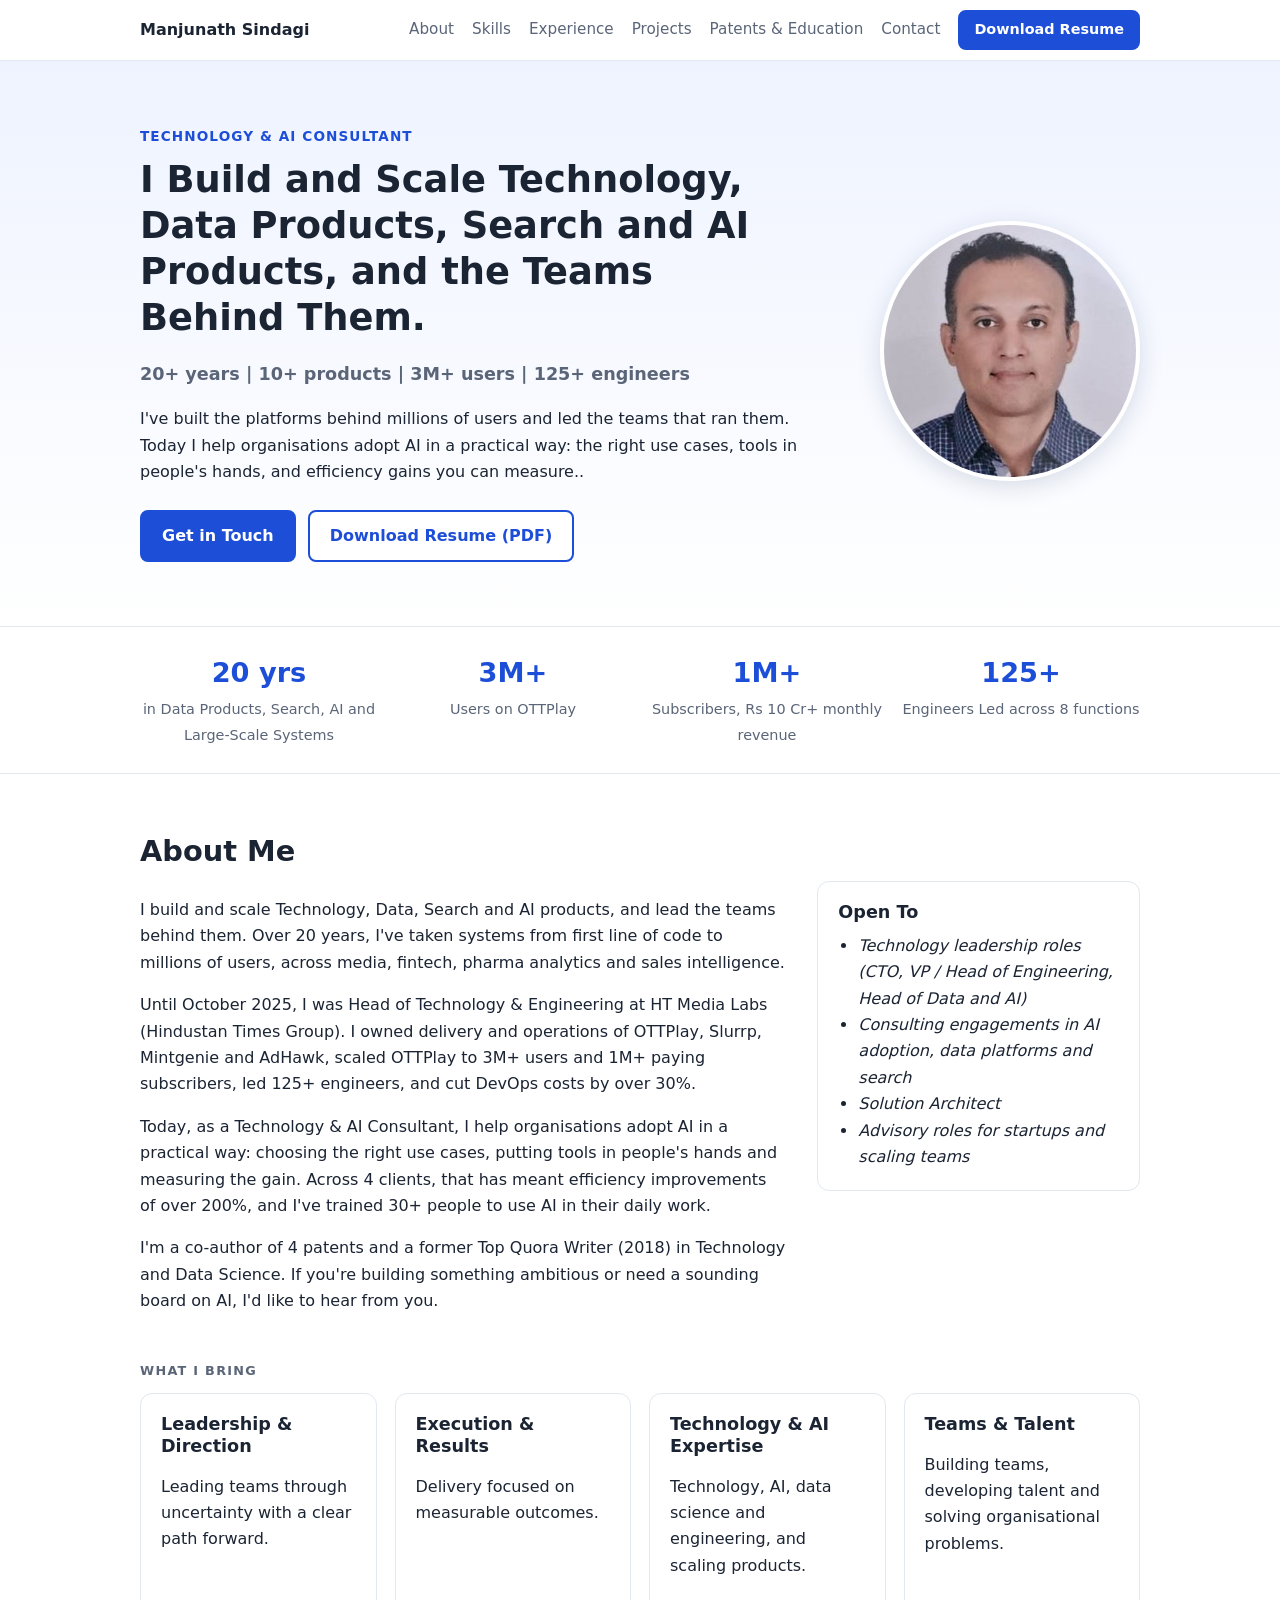
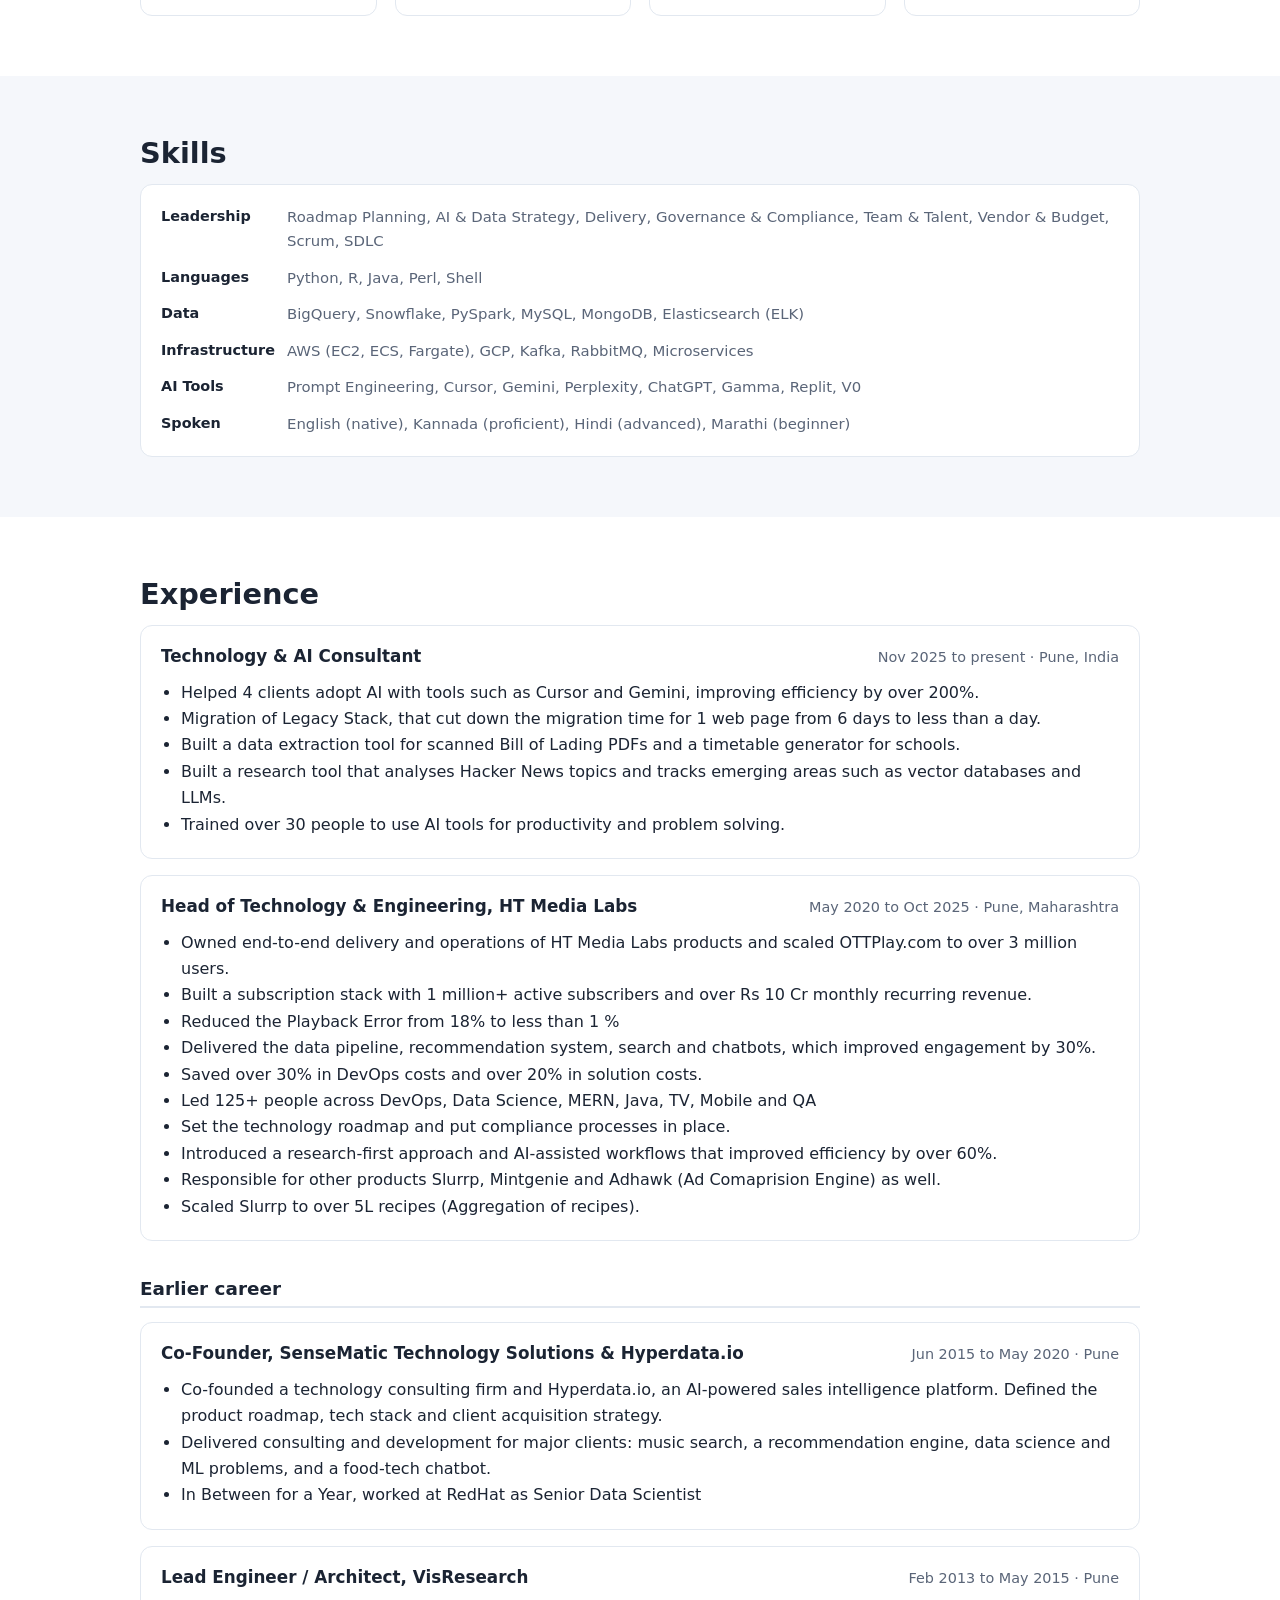
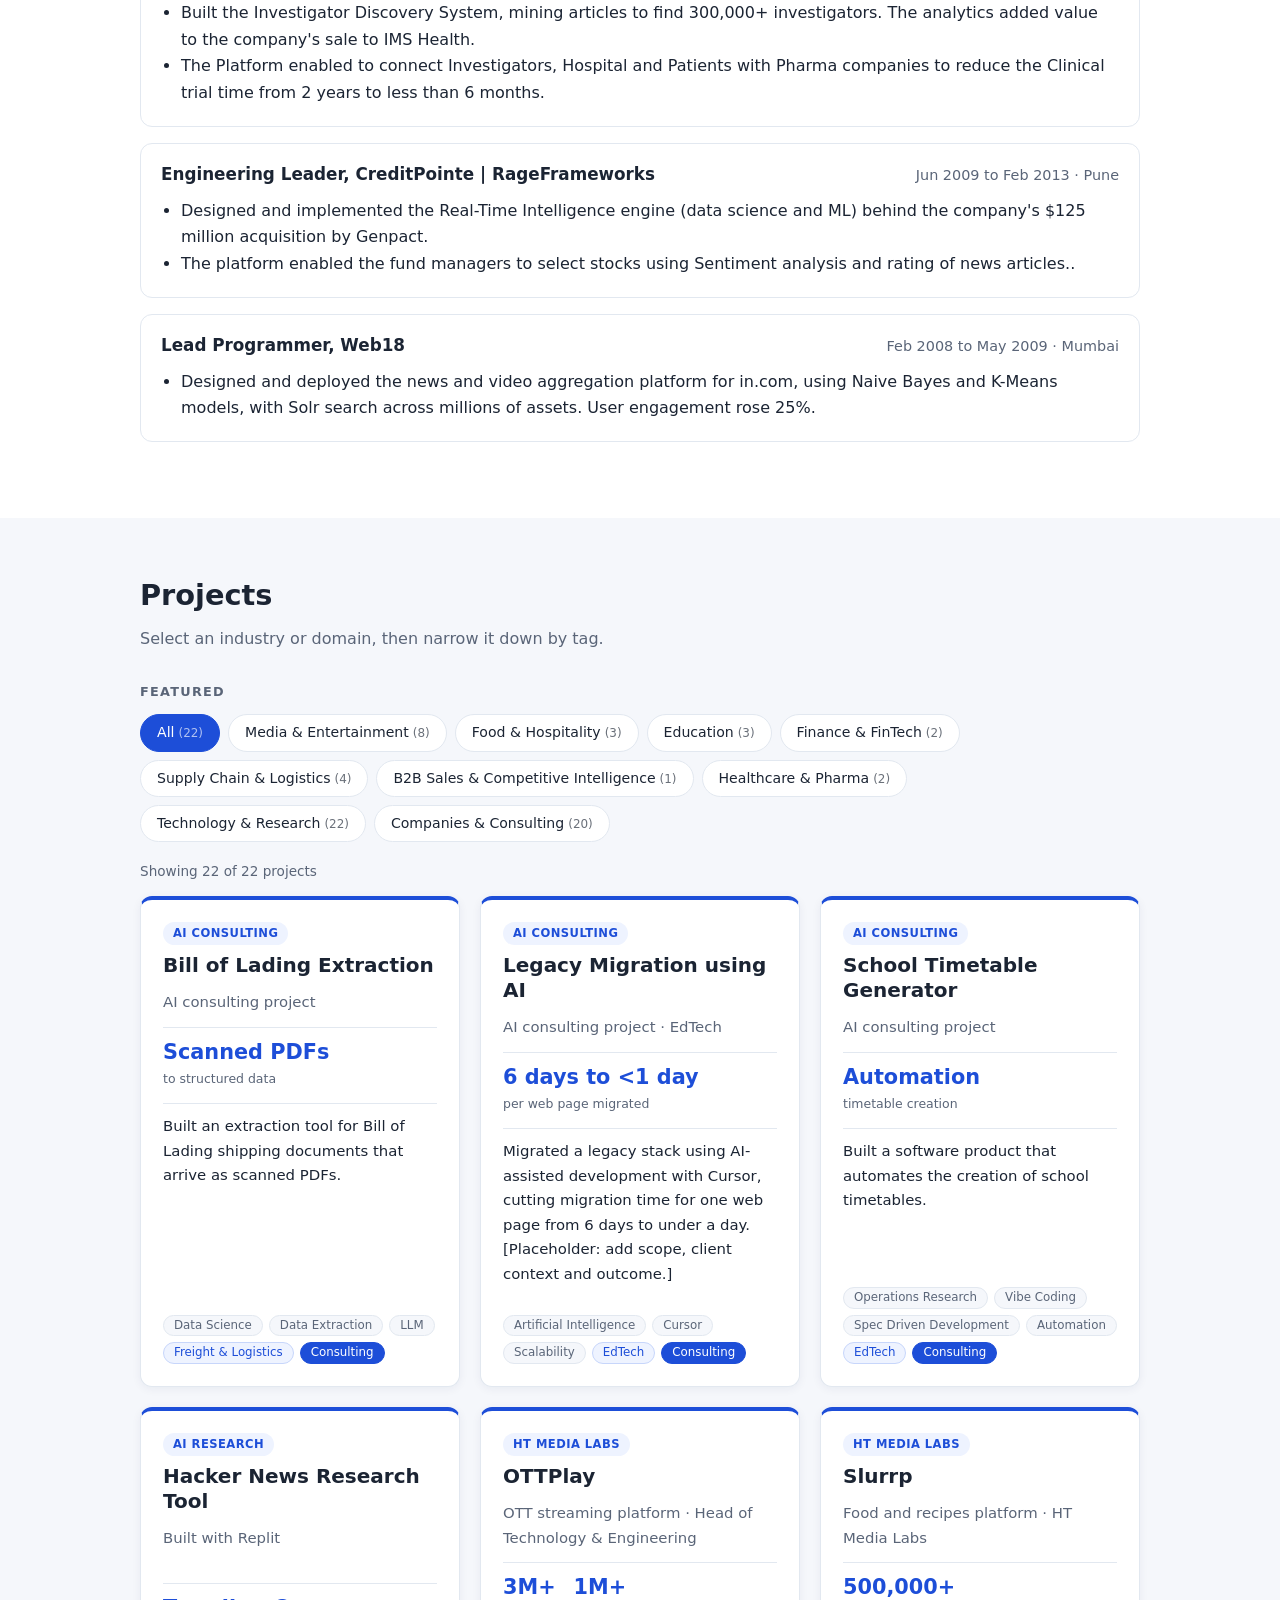
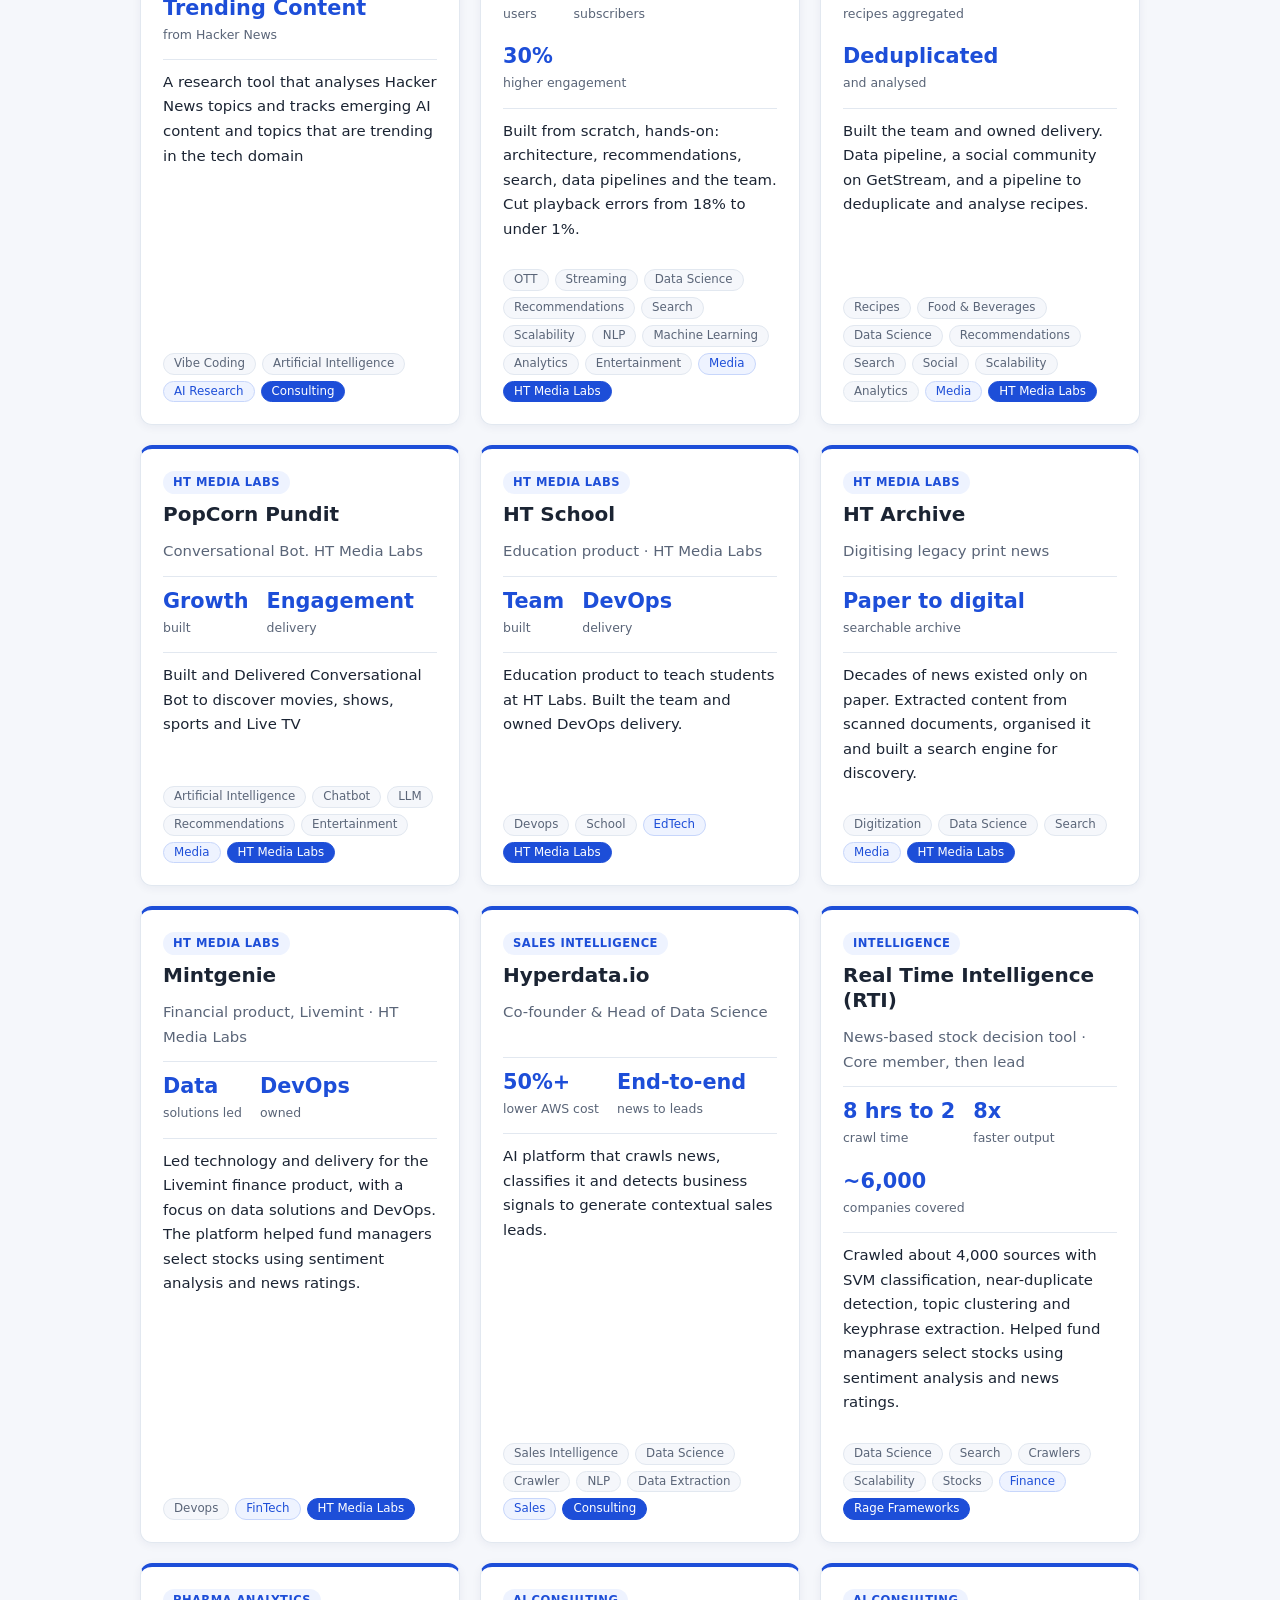
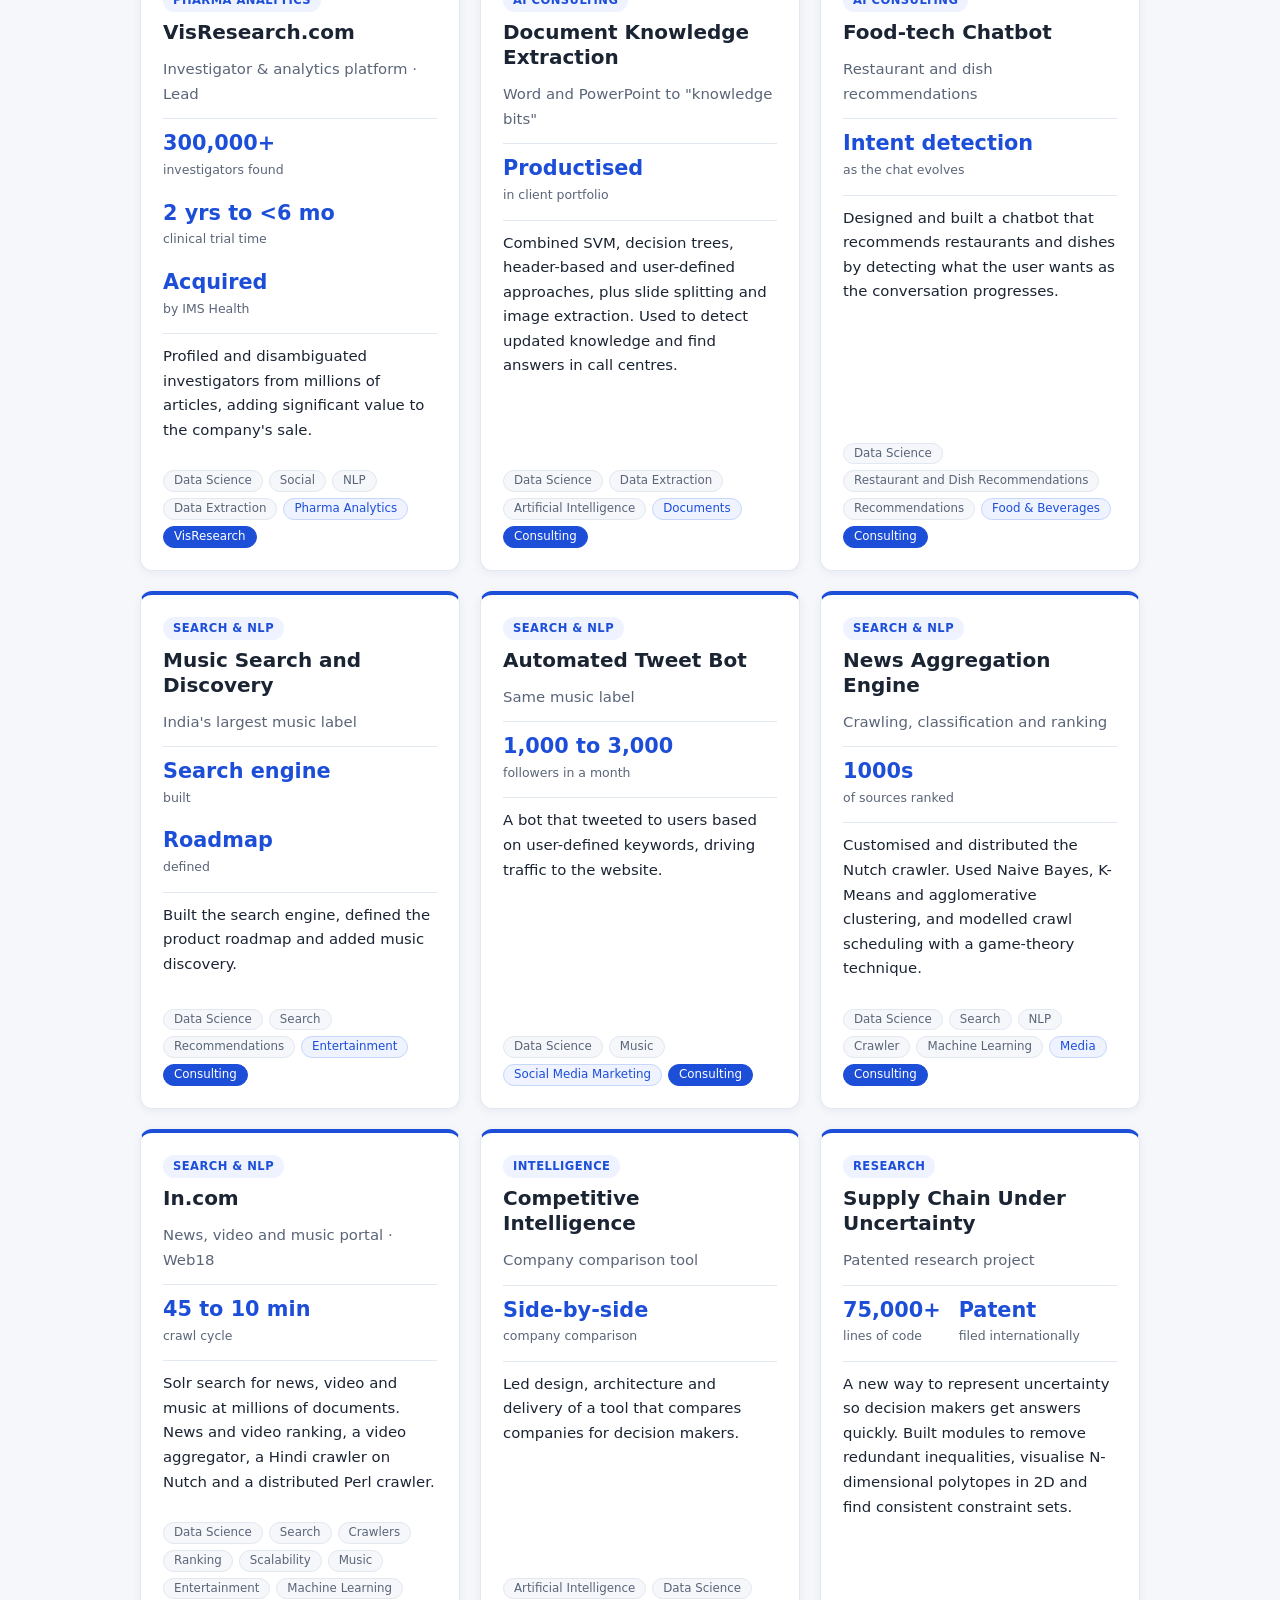
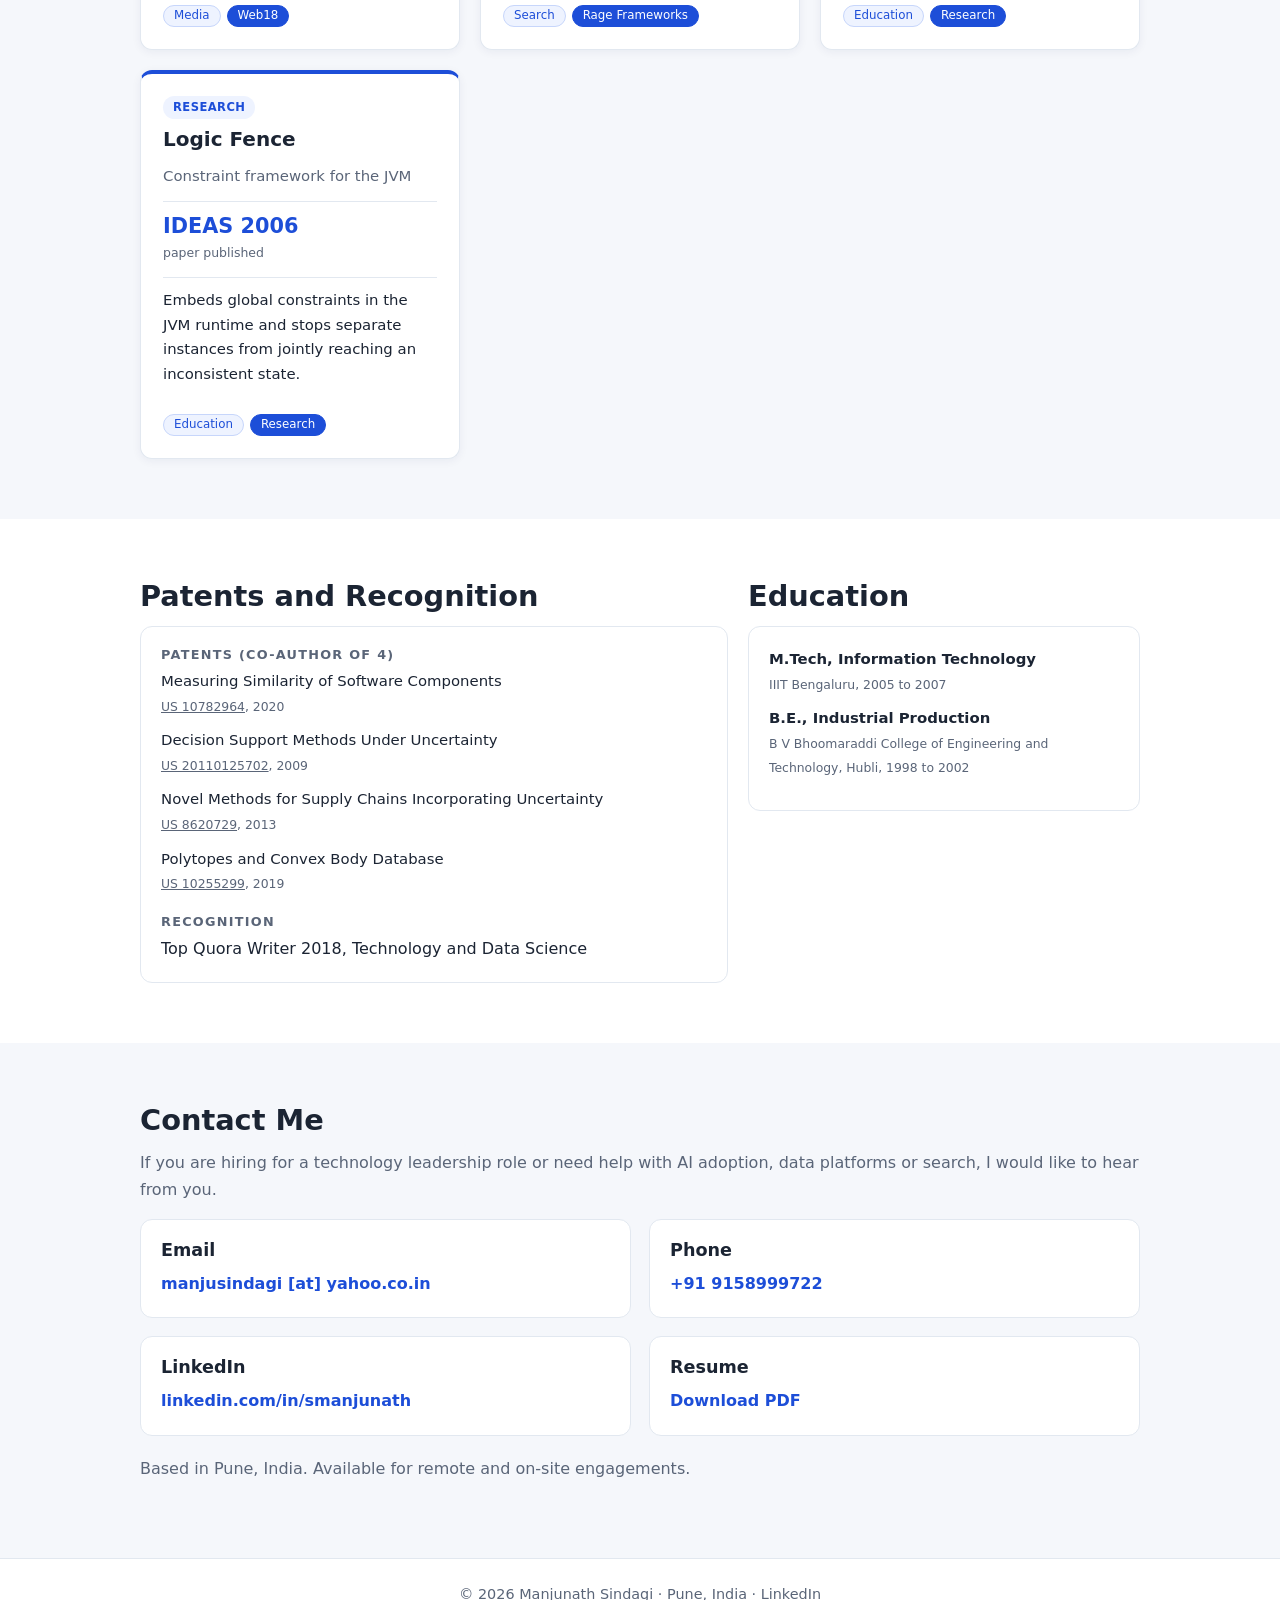
<file: index.html>
<!DOCTYPE html>
<html lang="en">
<head>
  <meta charset="utf-8">
  <meta name="viewport" content="width=device-width, initial-scale=1">
  <title>Manjunath Sindagi | Technology &amp; AI Consultant, Pune</title>
  <meta name="description" content="Manjunath Sindagi is a Technology and AI Consultant in Pune with 20 years of experience building data products, search, AI/ML systems and engineering teams. Scaled OTTPlay to 3M+ users. Open to technology leadership, consulting and advisory roles.">
  <meta name="author" content="Manjunath Sindagi">
  <link rel="canonical" href="https://s-manjunath.github.io/">
  <link rel="icon" href="assets/favicon.svg" type="image/svg+xml">
  <meta name="theme-color" content="#1d4ed8">

  <meta property="og:type" content="website">
  <meta property="og:title" content="Manjunath Sindagi | Technology &amp; AI Consultant">
  <meta property="og:description" content="20 years building Technology, Data, Search and AI products and the teams behind them. Scaled OTTPlay to 3M+ users and led 125+ engineers.">
  <meta property="og:url" content="https://s-manjunath.github.io/">
  <meta property="og:image" content="https://s-manjunath.github.io/assets/og-image.png">
  <meta name="twitter:card" content="summary_large_image">

  <script type="application/ld+json">
  {
    "@context": "https://schema.org",
    "@type": "Person",
    "name": "Manjunath Sindagi",
    "jobTitle": "Technology & AI Consultant",
    "description": "Technology and AI consultant with 20 years of experience in building Technology and Data products, Search, AI/ML systems and engineering leadership.",
    "email": "mailto:manjusindagi [at] yahoo.co.in",
    "url": "https://s-manjunath.github.io/",
    "image": "https://s-manjunath.github.io/assets/photo.jpg",
    "address": {"@type": "PostalAddress", "addressLocality": "Pune", "addressRegion": "Maharashtra", "addressCountry": "IN"},
    "alumniOf": [
      {"@type": "CollegeOrUniversity", "name": "International Institute of Information Technology, Bengaluru"},
      {"@type": "CollegeOrUniversity", "name": "B V Bhoomaraddi College of Engineering and Technology"}
    ],
    "sameAs": ["https://www.linkedin.com/in/smanjunath"]
  }
  </script>

  <link rel="stylesheet" href="styles.css">
  <style>
    /* Project tags: last two = industry (outlined blue) and company / service (solid blue) */
    .feat{display:flex;flex-direction:column}
    .feat[hidden]{display:none}
    .feat .tag{align-self:flex-start}
    .ptags{display:flex;flex-wrap:wrap;gap:6px;margin-top:auto;padding-top:14px}
    .feat .kpis+p{margin-bottom:14px}
    .ptags span{font-size:.74rem;line-height:1.5;background:var(--alt);border:1px solid var(--line);border-radius:999px;padding:1px 10px;color:var(--muted)}
    .ptags .ind{background:#eef3ff;border-color:#c7d6fb;color:var(--brand)}
    .sub-filters{padding-left:14px;border-left:3px solid var(--line)}
    .sub-filters[hidden]{display:none}
    .sub-filters .chip{font-size:.8rem;padding:4px 12px}
    .chip .n{opacity:.65;margin-left:4px;font-size:.85em}
    .count{color:var(--muted);font-size:.85rem;margin:0 0 14px}
    .ptags .org{background:var(--brand);border-color:var(--brand);color:#fff}
  </style>
</head>
<body>
<a class="skip" href="#main">Skip to content</a>

<header class="nav">
  <div class="wrap nav-inner">
    <a class="brand" href="#main">Manjunath Sindagi</a>
    <nav aria-label="Main">
      <a href="#about">About</a>
      <a href="#skills">Skills</a>
      <a href="#experience">Experience</a>
      <a href="#projects">Projects</a>
      <a href="#patents-education">Patents &amp; Education</a>
      <a href="#contact">Contact</a>
      <a class="btn btn-small" href="assets/Manjunath_Sindagi_Resume.pdf" download>Download Resume</a>
    </nav>
  </div>
</header>

<main id="main">

  <section class="hero">
    <div class="wrap hero-inner">
      <div>
        <p class="eyebrow">Technology &amp; AI Consultant</p>
        <h1>I Build and Scale Technology, Data Products, Search and AI Products, and the Teams Behind Them.</h1>
        <p class="lead"><b>20+ years | 10+ products | 3M+ users | 125+ engineers</b>

<p>I've built the platforms behind millions of users and led the teams that ran them. Today I help organisations adopt AI in a practical way: the right use cases, tools in people's hands, and efficiency gains you can measure..</p></p>
        <p class="actions">
          <a class="btn" href="#contact">Get in Touch</a>
          <a class="btn btn-outline" href="assets/Manjunath_Sindagi_Resume.pdf" download>Download Resume (PDF)</a>
        </p>
      </div>
      <img class="photo" src="assets/photo.jpg" alt="Portrait of Manjunath Sindagi" width="260" height="260" fetchpriority="high">
    </div>
  </section>

  <section class="metrics">
    <div class="wrap grid4">
      <div><strong>20 yrs</strong><span>in Data Products, Search, AI and Large-Scale Systems</span></div>
      <div><strong>3M+</strong><span>Users on OTTPlay</span></div>
      <div><strong>1M+</strong><span>Subscribers, Rs 10 Cr+ monthly revenue</span></div>
      <div><strong>125+</strong><span>Engineers Led across 8 functions</span></div>
    </div>
  </section>

  <section id="about" class="section">
    <div class="wrap">
      <h2>About Me</h2>
      <div class="two-col">
        <div>
          <p>I build and scale Technology, Data, Search and AI products, and lead the teams behind them. Over 20 years, I've taken systems from first line of code to millions of users, across media, fintech, pharma analytics and sales intelligence.</p>
<p>Until October 2025, I was Head of Technology &amp; Engineering at HT Media Labs (Hindustan Times Group). I owned delivery and operations of OTTPlay, Slurrp, Mintgenie and AdHawk, scaled OTTPlay to 3M+ users and 1M+ paying subscribers, led 125+ engineers, and cut DevOps costs by over 30%.</p>
<p>Today, as a Technology &amp; AI Consultant, I help organisations adopt AI in a practical way: choosing the right use cases, putting tools in people's hands and measuring the gain. Across 4 clients, that has meant efficiency improvements of over 200%, and I've trained 30+ people to use AI in their daily work.</p>
<p>I'm a co-author of 4 patents and a former Top Quora Writer (2018) in Technology and Data Science. If you're building something ambitious or need a sounding board on AI, I'd like to hear from you.</p>
        </div>
	
        <div class="card">
          <h3>Open To</h3>
          <ul>
            <li><i>Technology leadership roles (CTO, VP / Head of Engineering, Head of Data and AI)</i></li>
            <li><i>Consulting engagements in AI adoption, data platforms and search</i></li>
			 <li><i>Solution Architect</i></li>
            <li><i>Advisory roles for startups and scaling teams</i></li>
          </ul>
        </div>
      </div>

      <h3 class="label">What I Bring</h3>
      <div class="cards" style="grid-template-columns:repeat(auto-fit,minmax(220px,1fr))">
        <div class="card">
          <h3>Leadership &amp; Direction</h3>
          <p>Leading teams through uncertainty with a clear path forward.</p>
        </div>
        <div class="card">
          <h3>Execution &amp; Results</h3>
          <p>Delivery focused on measurable outcomes.</p>
        </div>
        <div class="card">
          <h3>Technology &amp; AI Expertise</h3>
          <p>Technology, AI, data science and engineering, and scaling products.</p>
        </div>
        <div class="card">
          <h3>Teams &amp; Talent</h3>
          <p>Building teams, developing talent and solving organisational problems.</p>
        </div>
      </div>
    </div>
  </section>

  <section id="skills" class="section alt">
    <div class="wrap">
      <h2>Skills</h2>
      <div class="card">
          <dl class="skills">
            <dt>Leadership</dt><dd>Roadmap Planning, AI &amp; Data Strategy, Delivery, Governance &amp; Compliance, Team &amp; Talent, Vendor &amp; Budget, Scrum, SDLC</dd>
            <dt>Languages</dt><dd>Python, R, Java, Perl, Shell</dd>
            <dt>Data</dt><dd>BigQuery, Snowflake, PySpark, MySQL, MongoDB, Elasticsearch (ELK)</dd>
            <dt>Infrastructure</dt><dd>AWS (EC2, ECS, Fargate), GCP, Kafka, RabbitMQ, Microservices</dd>
            <dt>AI Tools</dt><dd>Prompt Engineering, Cursor, Gemini, Perplexity, ChatGPT, Gamma, Replit, V0</dd>
            <dt>Spoken</dt><dd>English (native), Kannada (proficient), Hindi (advanced), Marathi (beginner)</dd>
          </dl>
      </div>
    </div>
  </section>

  <section id="experience" class="section">
    <div class="wrap">
      <h2>Experience</h2>

      <article class="job">
        <div class="job-head">
          <h3>Technology &amp; AI Consultant</h3>
          <span class="date">Nov 2025 to present &middot; Pune, India</span>
        </div>
        <ul>
          <li>Helped 4 clients adopt AI with tools such as Cursor and Gemini, improving efficiency by over 200%.</li>
          <li>Migration of Legacy Stack, that cut down the migration time for 1 web page from 6 days to less than a day.</li>
          <li>Built a data extraction tool for scanned Bill of Lading PDFs and a timetable generator for schools.</li>
          <li>Built a research tool that analyses Hacker News topics and tracks emerging areas such as vector databases and LLMs.</li>
	  <li>Trained over 30 people to use AI tools for productivity and problem solving.</li>
        </ul>
      </article>

      <article class="job">
        <div class="job-head">
          <h3>Head of Technology &amp; Engineering, HT Media Labs</h3>
          <span class="date">May 2020 to Oct 2025 &middot; Pune, Maharashtra</span>
        </div>
        <ul>
          <li>Owned end-to-end delivery and operations of HT Media Labs products and scaled OTTPlay.com to over 3 million users.</li>
          <li>Built a subscription stack with 1 million+ active subscribers and over Rs 10 Cr monthly recurring revenue.</li>
	  <li>Reduced the Playback Error from 18% to less than 1 %</li>
          <li>Delivered the data pipeline, recommendation system, search and chatbots, which improved engagement by 30%.</li>
          <li>Saved over 30% in DevOps costs and over 20% in solution costs.</li>
          <li>Led 125+ people across DevOps, Data Science, MERN, Java, TV, Mobile and QA</li>
          <li>Set the technology roadmap and put compliance processes in place.</li>
          <li>Introduced a research-first approach and AI-assisted workflows that improved efficiency by over 60%.</li>
	  <li>Responsible for other products Slurrp, Mintgenie and Adhawk (Ad Comaprision Engine) as well.</li>
          <li>Scaled Slurrp to over 5L recipes (Aggregation of recipes).</li>
        </ul>
      </article>

      <h3 class="group">Earlier career</h3>

      <article class="job">
        <div class="job-head">
          <h3>Co-Founder, SenseMatic Technology Solutions &amp; Hyperdata.io</h3>
          <span class="date">Jun 2015 to May 2020 &middot; Pune</span>
        </div>
        <ul>
          <li>Co-founded a technology consulting firm and Hyperdata.io, an AI-powered sales intelligence platform. Defined the product roadmap, tech stack and client acquisition strategy.</li>
          <li>Delivered consulting and development for major clients: music search, a recommendation engine, data science and ML problems, and a food-tech chatbot.</li>
           <li>In Between for a Year, worked at RedHat as Senior Data Scientist</li>
        </ul>
      </article>

      <article class="job">
        <div class="job-head">
          <h3>Lead Engineer / Architect, VisResearch</h3>
          <span class="date">Feb 2013 to May 2015 &middot; Pune</span>
        </div>
        <ul>
          <li>Built the Investigator Discovery System, mining articles to find 300,000+ investigators. The analytics added value to the company's sale to IMS Health.</li>
<li>The Platform enabled to connect Investigators, Hospital and Patients with Pharma companies to reduce the Clinical trial time from 2 years to less than 6 months.</li>
        </ul>
      </article>

      <article class="job">
        <div class="job-head">
          <h3>Engineering Leader, CreditPointe | RageFrameworks</h3>
          <span class="date">Jun 2009 to Feb 2013 &middot; Pune</span>
        </div>
        <ul>
          <li>Designed and implemented the Real-Time Intelligence engine (data science and ML) behind the company's $125 million acquisition by Genpact.</li>
          <li>The platform enabled the fund managers to select stocks using Sentiment analysis and rating of news articles..</li>
        </ul>
      </article>

      <article class="job">
        <div class="job-head">
          <h3>Lead Programmer, Web18</h3>
          <span class="date">Feb 2008 to May 2009 &middot; Mumbai</span>
        </div>
        <ul>
          <li>Designed and deployed the news and video aggregation platform for in.com, using Naive Bayes and K-Means models, with Solr search across millions of assets. User engagement rose 25%.</li>
        </ul>
      </article>
    </div>
  </section>

  <section id="projects" class="section alt">
    <div class="wrap">
      <h2>Projects</h2>
      <p class="sub">Select an industry or domain, then narrow it down by tag.</p>

      <h3 class="label">Featured</h3>
      <div class="filters" id="filter-main" role="group" aria-label="Filter projects by industry or domain"></div>
      <div class="filters sub-filters" id="filter-sub" role="group" aria-label="Narrow by tag" hidden></div>
      <p class="count" id="filter-count" aria-live="polite"></p>

      <div class="featured">
        <article class="feat">
          <span class="tag">AI Consulting</span>
          <h4>Bill of Lading Extraction</h4>
          <p class="meta">AI consulting project</p>
          <div class="kpis"><div><b>Scanned PDFs</b><span>to structured data</span></div></div>
          <p>Built an extraction tool for Bill of Lading shipping documents that arrive as scanned PDFs.</p>
          <div class="ptags"><span>Data Science</span><span>Data Extraction</span><span>LLM</span><span class="ind">Freight &amp; Logistics</span><span class="org">Consulting</span></div>
        </article>
        <article class="feat">
          <span class="tag">AI Consulting</span>
          <h4>Legacy Migration using AI</h4>
          <p class="meta">AI consulting project &middot; EdTech</p>
          <div class="kpis"><div><b>6 days to &lt;1 day</b><span>per web page migrated</span></div></div>
          <p>Migrated a legacy stack using AI-assisted development with Cursor, cutting migration time for one web page from 6 days to under a day. [Placeholder: add scope, client context and outcome.]</p>
          <div class="ptags"><span>Artificial Intelligence</span><span>Cursor</span><span>Scalability</span><span class="ind">EdTech</span><span class="org">Consulting</span></div>
        </article>
        <article class="feat">
          <span class="tag">AI Consulting</span>
          <h4>School Timetable Generator</h4>
          <p class="meta">AI consulting project</p>
          <div class="kpis"><div><b>Automation</b><span>timetable creation</span></div></div>
          <p>Built a software product that automates the creation of school timetables.</p>
          <div class="ptags"><span>Operations Research</span><span>Vibe Coding</span><span>Spec Driven Development</span><span>Automation</span><span class="ind">EdTech</span><span class="org">Consulting</span></div>
        </article>
        <article class="feat">
          <span class="tag">AI Research</span>
          <h4>Hacker News Research Tool</h4>
          <p class="meta">Built with Replit</p>
	  <p></p>
	 <p></p>
          <div class="kpis"><div><b>Trending Content</b><span>from Hacker News</span></div></div>
          <p>A research tool that analyses Hacker News topics and tracks emerging AI content and topics that are trending in the tech domain</p>
          <div class="ptags"><span>Vibe Coding</span><span>Artificial Intelligence</span><span class="ind">AI Research</span><span class="org">Consulting</span></div>
        </article>
        <article class="feat">
          <span class="tag">HT Media Labs</span>
          <h4>OTTPlay</h4>
          <p class="meta">OTT streaming platform &middot; Head of Technology &amp; Engineering</p>
          <div class="kpis"><div><b>3M+</b><span>users</span></div><div><b>1M+</b><span>subscribers</span></div><div><b>30%</b><span>higher engagement</span></div></div>
          <p>Built from scratch, hands-on: architecture, recommendations, search, data pipelines and the team. Cut playback errors from 18% to under 1%.</p>
          <div class="ptags"><span>OTT</span><span>Streaming</span><span>Data Science</span><span>Recommendations</span><span>Search</span><span>Scalability</span><span>NLP</span><span>Machine Learning</span><span>Analytics</span><span>Entertainment</span><span class="ind">Media</span><span class="org">HT Media Labs</span></div>
        </article>
        <article class="feat">
          <span class="tag">HT Media Labs</span>
          <h4>Slurrp</h4>
          <p class="meta">Food and recipes platform &middot; HT Media Labs</p>
          <div class="kpis"><div><b>500,000+</b><span>recipes aggregated</span></div><div><b>Deduplicated</b><span>and analysed</span></div></div>
          <p>Built the team and owned delivery. Data pipeline, a social community on GetStream, and a pipeline to deduplicate and analyse recipes.</p>
          <div class="ptags"><span>Recipes</span><span>Food &amp; Beverages</span><span>Data Science</span><span>Recommendations</span><span>Search</span><span>Social</span><span>Scalability</span><span>Analytics</span><span class="ind">Media</span><span class="org">HT Media Labs</span></div>
        </article>
        <article class="feat">
          <span class="tag">HT Media Labs</span>
          <h4>PopCorn Pundit</h4>
          <p class="meta">Conversational Bot. HT Media Labs</p>
          <div class="kpis"><div><b>Growth</b><span>built</span></div><div><b>Engagement</b><span>delivery</span></div></div>
          <p>Built and Delivered Conversational Bot to discover movies, shows, sports and Live TV</p>
          <div class="ptags"><span>Artificial Intelligence</span><span>Chatbot</span><span>LLM</span><span>Recommendations</span><span>Entertainment</span><span class="ind">Media</span><span class="org">HT Media Labs</span></div>
        </article>
        <article class="feat">
          <span class="tag">HT Media Labs</span>
          <h4>HT School</h4>
          <p class="meta">Education product &middot; HT Media Labs</p>
          <div class="kpis"><div><b>Team</b><span>built</span></div><div><b>DevOps</b><span>delivery</span></div></div>
          <p>Education product to teach students at HT Labs. Built the team and owned DevOps delivery.</p>
          <div class="ptags"><span>Devops</span><span>School</span><span class="ind">EdTech</span><span class="org">HT Media Labs</span></div>
        </article>
        <article class="feat">
          <span class="tag">HT Media Labs</span>
          <h4>HT Archive</h4>
          <p class="meta">Digitising legacy print news</p>
          <div class="kpis"><div><b>Paper to digital</b><span>searchable archive</span></div></div>
          <p>Decades of news existed only on paper. Extracted content from scanned documents, organised it and built a search engine for discovery.</p>
          <div class="ptags"><span>Digitization</span><span>Data Science</span><span>Search</span><span class="ind">Media</span><span class="org">HT Media Labs</span></div>
        </article>
        <article class="feat">
          <span class="tag">HT Media Labs</span>
          <h4>Mintgenie</h4>
          <p class="meta">Financial product, Livemint &middot; HT Media Labs</p>
          <div class="kpis"><div><b>Data</b><span>solutions led</span></div><div><b>DevOps</b><span>owned</span></div></div>
          <p>Led technology and delivery for the Livemint finance product, with a focus on data solutions and DevOps. The platform helped fund managers select stocks using sentiment analysis and news ratings.</p>
          <div class="ptags"><span>Devops</span><span class="ind">FinTech</span><span class="org">HT Media Labs</span></div>
        </article>
        <article class="feat">
          <span class="tag">Sales Intelligence</span>
          <h4>Hyperdata.io</h4>
          <p class="meta">Co-founder &amp; Head of Data Science</p>
	  <p></p>
	  <p></p>
          <div class="kpis"><div><b>50%+</b><span>lower AWS cost</span></div><div><b>End-to-end</b><span>news to leads</span></div></div>
          <p>AI platform that crawls news, classifies it and detects business signals to generate contextual sales leads.</p>
          <div class="ptags"><span>Sales Intelligence</span><span>Data Science</span><span>Crawler</span><span>NLP</span><span>Data Extraction</span><span class="ind">Sales</span><span class="org">Consulting</span></div>
        </article>
        <article class="feat">
          <span class="tag">Intelligence</span>
          <h4>Real Time Intelligence (RTI)</h4>
          <p class="meta">News-based stock decision tool &middot; Core member, then lead</p>
          <div class="kpis"><div><b>8 hrs to 2</b><span>crawl time</span></div><div><b>8x</b><span>faster output</span></div><div><b>~6,000</b><span>companies covered</span></div></div>
          <p>Crawled about 4,000 sources with SVM classification, near-duplicate detection, topic clustering and keyphrase extraction. Helped fund managers select stocks using sentiment analysis and news ratings.</p>
          <div class="ptags"><span>Data Science</span><span>Search</span><span>Crawlers</span><span>Scalability</span><span>Stocks</span><span class="ind">Finance</span><span class="org">Rage Frameworks</span></div>
        </article>
        <article class="feat">
          <span class="tag">Pharma Analytics</span>
          <h4>VisResearch.com</h4>
          <p class="meta">Investigator &amp; analytics platform &middot; Lead</p>
          <div class="kpis"><div><b>300,000+</b><span>investigators found</span></div><div><b>2 yrs to &lt;6 mo</b><span>clinical trial time</span></div><div><b>Acquired</b><span>by IMS Health</span></div></div>
          <p>Profiled and disambiguated investigators from millions of articles, adding significant value to the company's sale.</p>
          <div class="ptags"><span>Data Science</span><span>Social</span><span>NLP</span><span>Data Extraction</span><span class="ind">Pharma Analytics</span><span class="org">VisResearch</span></div>
        </article>
        <article class="feat">
          <span class="tag">AI Consulting</span>
          <h4>Document Knowledge Extraction</h4>
          <p class="meta">Word and PowerPoint to "knowledge bits"</p>
          <div class="kpis"><div><b>Productised</b><span>in client portfolio</span></div></div>
          <p>Combined SVM, decision trees, header-based and user-defined approaches, plus slide splitting and image extraction. Used to detect updated knowledge and find answers in call centres.</p>
          <div class="ptags"><span>Data Science</span><span>Data Extraction</span><span>Artificial Intelligence</span><span class="ind">Documents</span><span class="org">Consulting</span></div>
        </article>
        <article class="feat">
          <span class="tag">AI Consulting</span>
          <h4>Food-tech Chatbot</h4>
          <p class="meta">Restaurant and dish recommendations</p>
          <div class="kpis"><div><b>Intent detection</b><span>as the chat evolves</span></div></div>
          <p>Designed and built a chatbot that recommends restaurants and dishes by detecting what the user wants as the conversation progresses.</p>
          <div class="ptags"><span>Data Science</span><span>Restaurant and Dish Recommendations</span><span>Recommendations</span><span class="ind">Food &amp; Beverages</span><span class="org">Consulting</span></div>
        </article>
        <article class="feat">
          <span class="tag">Search &amp; NLP</span>
          <h4>Music Search and Discovery</h4>
          <p class="meta">India's largest music label</p>
          <div class="kpis"><div><b>Search engine</b><span>built</span></div><div><b>Roadmap</b><span>defined</span></div></div>
          <p>Built the search engine, defined the product roadmap and added music discovery.</p>
          <div class="ptags"><span>Data Science</span><span>Search</span><span>Recommendations</span><span class="ind">Entertainment</span><span class="org">Consulting</span></div>
        </article>
        <article class="feat">
          <span class="tag">Search &amp; NLP</span>
          <h4>Automated Tweet Bot</h4>
          <p class="meta">Same music label</p>
          <div class="kpis"><div><b>1,000 to 3,000</b><span>followers in a month</span></div></div>
          <p>A bot that tweeted to users based on user-defined keywords, driving traffic to the website.</p>
          <div class="ptags"><span>Data Science</span><span>Music</span><span class="ind">Social Media Marketing</span><span class="org">Consulting</span></div>
        </article>
        <article class="feat">
          <span class="tag">Search &amp; NLP</span>
          <h4>News Aggregation Engine</h4>
          <p class="meta">Crawling, classification and ranking</p>
          <div class="kpis"><div><b>1000s</b><span>of sources ranked</span></div></div>
          <p>Customised and distributed the Nutch crawler. Used Naive Bayes, K-Means and agglomerative clustering, and modelled crawl scheduling with a game-theory technique.</p>
          <div class="ptags"><span>Data Science</span><span>Search</span><span>NLP</span><span>Crawler</span><span>Machine Learning</span><span class="ind">Media</span><span class="org">Consulting</span></div>
        </article>
        <article class="feat">
          <span class="tag">Search &amp; NLP</span>
          <h4>In.com</h4>
          <p class="meta">News, video and music portal &middot; Web18</p>
          <div class="kpis"><div><b>45 to 10 min</b><span>crawl cycle</span></div></div>
          <p>Solr search for news, video and music at millions of documents. News and video ranking, a video aggregator, a Hindi crawler on Nutch and a distributed Perl crawler.</p>
          <div class="ptags"><span>Data Science</span><span>Search</span><span>Crawlers</span><span>Ranking</span><span>Scalability</span><span>Music</span><span>Entertainment</span><span>Machine Learning</span><span class="ind">Media</span><span class="org">Web18</span></div>
        </article>
        <article class="feat">
          <span class="tag">Intelligence</span>
          <h4>Competitive Intelligence</h4>
          <p class="meta">Company comparison tool</p>
          <div class="kpis"><div><b>Side-by-side</b><span>company comparison</span></div></div>
          <p>Led design, architecture and delivery of a tool that compares companies for decision makers.</p>
          <div class="ptags"><span>Artificial Intelligence</span><span>Data Science</span><span class="ind">Search</span><span class="org">Rage Frameworks</span></div>
        </article>
        <article class="feat">
          <span class="tag">Research</span>
          <h4>Supply Chain Under Uncertainty</h4>
          <p class="meta">Patented research project</p>
          <div class="kpis"><div><b>75,000+</b><span>lines of code</span></div><div><b>Patent</b><span>filed internationally</span></div></div>
          <p>A new way to represent uncertainty so decision makers get answers quickly. Built modules to remove redundant inequalities, visualise N-dimensional polytopes in 2D and find consistent constraint sets.</p>
          <div class="ptags"><span class="ind">Education</span><span class="org">Research</span></div>
        </article>
        <article class="feat">
          <span class="tag">Research</span>
          <h4>Logic Fence</h4>
          <p class="meta">Constraint framework for the JVM</p>
          <div class="kpis"><div><b>IDEAS 2006</b><span>paper published</span></div></div>
          <p>Embeds global constraints in the JVM runtime and stops separate instances from jointly reaching an inconsistent state.</p>
          <div class="ptags"><span class="ind">Education</span><span class="org">Research</span></div>
        </article>
      </div>
    </div>
  </section>

  <section id="patents-education" class="section">
    <div class="wrap">
      <div class="skills-grid">
        <div id="patents">
          <h2>Patents and Recognition</h2>
          <div class="card">
            <h3>Patents (co-author of 4)</h3>
            <ul class="plain">
              <li>Measuring Similarity of Software Components<br><small><a href="https://patents.google.com/patent/US10782964" target="_blank" rel="noopener">US 10782964</a>, 2020</small></li>
              <li>Decision Support Methods Under Uncertainty<br><small><a href="https://patents.google.com/patent/US20110125702" target="_blank" rel="noopener">US 20110125702</a>, 2009</small></li>
              <li>Novel Methods for Supply Chains Incorporating Uncertainty<br><small><a href="https://patents.google.com/patent/US8620729" target="_blank" rel="noopener">US 8620729</a>, 2013</small></li>
              <li>Polytopes and Convex Body Database<br><small><a href="https://patents.google.com/patent/US10255299" target="_blank" rel="noopener">US 10255299</a>, 2019</small></li>
            </ul>
            <h3>Recognition</h3>
            <p>Top Quora Writer 2018, Technology and Data Science</p>
          </div>
        </div>
        <div id="education">
          <h2>Education</h2>
          <div class="card">
            <ul class="plain">
              <li><b>M.Tech, Information Technology</b><br><small>IIIT Bengaluru, 2005 to 2007</small></li>
              <li><b>B.E., Industrial Production</b><br><small>B V Bhoomaraddi College of Engineering and Technology, Hubli, 1998 to 2002</small></li>
            </ul>
          </div>
        </div>
      </div>
    </div>
  </section>

  <section id="contact" class="section alt">
    <div class="wrap">
      <h2>Contact Me</h2>
      <p class="sub">If you are hiring for a technology leadership role or need help with AI adoption, data platforms or search, I would like to hear from you.</p>
      <div class="cards" style="grid-template-columns:repeat(auto-fit,minmax(min(100%,420px),1fr))">
        <a class="card contact" href="mailto:manjusindagi [at] yahoo.co.in?subject=Opportunity%20for%20Manjunath%20Sindagi">
          <h3>Email</h3><p>manjusindagi [at] yahoo.co.in </p>
        </a>
        <a class="card contact" href="tel:+919158999722">
          <h3>Phone</h3><p>+91 9158999722</p>
        </a>
        <a class="card contact" href="https://www.linkedin.com/in/smanjunath" target="_blank" rel="noopener">
          <h3>LinkedIn</h3><p>linkedin.com/in/smanjunath</p>
        </a>
        <a class="card contact" href="assets/Manjunath_Sindagi_Resume.pdf" download>
          <h3>Resume</h3><p>Download PDF</p>
        </a>
      </div>
      <p class="note">Based in Pune, India. Available for remote and on-site engagements.</p>
    </div>
  </section>

</main>

<footer>
  <div class="wrap">&copy; <span id="y"></span> Manjunath Sindagi &middot; Pune, India &middot; <a href="https://www.linkedin.com/in/smanjunath" target="_blank" rel="noopener">LinkedIn</a></div>
</footer>
<script>
// Industry / domain taxonomy: edit the lists to change the filters.
var TAXONOMY=[
  ['Media & Entertainment',['Media','Entertainment','OTT','Streaming','Music','Digitization','Chatbot','Social Media Marketing']],
  ['Food & Hospitality',['Food & Beverages','Recipes','Restaurant and Dish Recommendations','Social']],
  ['Education',['EdTech','School','Operations Research']],
  ['Finance & FinTech',['Finance','FinTech','Stocks']],
  ['Supply Chain & Logistics',['Freight & Logistics','Data Extraction']],
  ['B2B Sales & Competitive Intelligence',['Sales','Sales Intelligence']],
  ['Healthcare & Pharma',['Pharma Analytics','Social']],
  ['Technology & Research',['Artificial Intelligence','LLM','Data Extraction','Documents','Data Science','Search','Recommendations','Scalability','Vibe Coding','AI Research','Research','NLP','Ranking','Cursor','Devops','Crawler','Machine Learning','Analytics','Spec Driven Development','Automation']],
  ['Companies & Consulting',['HT Media Labs','VisResearch','Consulting','Rage Frameworks','Web18']]
];
(function(){
  var cards=[].slice.call(document.querySelectorAll('.feat'));
  cards.forEach(function(c){c._tags=[].map.call(c.querySelectorAll('.ptags span'),function(x){return x.textContent.trim()})});
  var main=document.getElementById('filter-main'),sub=document.getElementById('filter-sub'),count=document.getElementById('filter-count');
  var group=null,tag=null;
  function inGroup(c,g){return c._tags.some(function(t){return g[1].indexOf(t)>-1})}
  function n(fn){return cards.filter(fn).length}
  function chip(label,num,active,fn){
    var b=document.createElement('button');b.className='chip'+(active?' active':'');b.type='button';
    b.setAttribute('aria-pressed',active?'true':'false');
    b.appendChild(document.createTextNode(label));
    var s=document.createElement('span');s.className='n';s.textContent='('+num+')';b.appendChild(s);
    b.addEventListener('click',fn);return b;
  }
  function render(){
    main.innerHTML='';sub.innerHTML='';
    main.appendChild(chip('All',cards.length,!group,function(){group=null;tag=null;render()}));
    TAXONOMY.forEach(function(g){
      main.appendChild(chip(g[0],n(function(c){return inGroup(c,g)}),group===g,function(){group=(group===g?null:g);tag=null;render()}));
    });
    if(group){
      sub.hidden=false;
      group[1].forEach(function(t){
        var k=n(function(c){return c._tags.indexOf(t)>-1});
        if(!k)return; // hide tags with no projects
        sub.appendChild(chip(t,k,tag===t,function(){tag=(tag===t?null:t);render()}));
      });
    } else sub.hidden=true;
    var shown=0;
    cards.forEach(function(c){
      var ok=!group||(tag?c._tags.indexOf(tag)>-1:inGroup(c,group));
      c.hidden=!ok;if(ok)shown++;
    });
    count.textContent='Showing '+shown+' of '+cards.length+' projects';
  }
  render();
})();
document.getElementById('y').textContent = new Date().getFullYear();
</script>
</body>
</html>
</file>
<file: styles.css>
:root{--bg:#fff;--alt:#f5f7fb;--text:#1b2433;--muted:#5a6578;--brand:#1d4ed8;--brand-dark:#173ea8;--line:#e2e8f0;--radius:12px}
*{box-sizing:border-box}
html{scroll-behavior:smooth;scroll-padding-top:70px}
body{margin:0;font:16px/1.65 system-ui,-apple-system,"Segoe UI",Roboto,Arial,sans-serif;color:var(--text);background:var(--bg)}
.wrap{max-width:1040px;margin:0 auto;padding:0 20px}
a{color:var(--brand)}
h1,h2,h3,h4{line-height:1.25;margin:0 0 .5em}
h2{font-size:1.8rem;margin-bottom:.4em}
.nav{position:sticky;top:0;background:rgba(255,255,255,.95);border-bottom:1px solid var(--line);z-index:10;backdrop-filter:blur(6px)}
.nav-inner{display:flex;align-items:center;justify-content:space-between;gap:16px;min-height:60px;flex-wrap:wrap}
.brand{font-weight:700;color:var(--text);text-decoration:none}
nav{display:flex;align-items:center;gap:18px;flex-wrap:wrap}
nav a{text-decoration:none;color:var(--muted);font-size:.95rem}
nav a:hover{color:var(--brand)}
.btn{display:inline-block;background:var(--brand);color:#fff;padding:11px 20px;border-radius:8px;text-decoration:none;font-weight:600;border:2px solid var(--brand)}
.btn:hover{background:var(--brand-dark);border-color:var(--brand-dark);color:#fff}
.btn-outline{background:#fff;color:var(--brand)}
.btn-small{padding:6px 14px;font-size:.9rem;color:#fff}
.hero{padding:64px 0 48px;background:linear-gradient(180deg,#eef3ff,#fff)}
.hero-inner{display:flex;align-items:center;justify-content:space-between;gap:40px}
.hero h1{font-size:2.3rem;max-width:640px}
.eyebrow{color:var(--brand);font-weight:700;text-transform:uppercase;letter-spacing:.08em;font-size:.85rem;margin:0 0 10px}
.lead{font-size:1.1rem;color:var(--muted);max-width:620px}
.actions{display:flex;gap:12px;flex-wrap:wrap;margin-top:24px}
.photo{border-radius:50%;object-fit:cover;border:4px solid #fff;box-shadow:0 6px 24px rgba(20,40,90,.15);flex:none}
.metrics{border-top:1px solid var(--line);border-bottom:1px solid var(--line)}
.grid4{display:grid;grid-template-columns:repeat(4,1fr);gap:16px;padding-top:24px;padding-bottom:24px}
.grid4 div{text-align:center}
.grid4 strong{display:block;font-size:1.7rem;color:var(--brand)}
.grid4 span{font-size:.9rem;color:var(--muted)}
.section{padding:60px 0}
.alt{background:var(--alt)}
.sub{color:var(--muted);margin-top:0}
.two-col{display:grid;grid-template-columns:2fr 1fr;gap:32px;align-items:start}
.card{background:#fff;border:1px solid var(--line);border-radius:var(--radius);padding:20px}
.cards{display:grid;grid-template-columns:repeat(auto-fit,minmax(300px,1fr));gap:18px}
.card h3{font-size:1.1rem}
.card ul{margin:0;padding-left:20px}
.group{margin:36px 0 14px;padding-bottom:6px;border-bottom:2px solid var(--line);font-size:1.15rem}
.project h4{font-size:1.05rem;margin-bottom:.6em}
.project small{display:block;color:var(--muted);font-weight:400;font-size:.85rem}
.project p{margin:.4em 0;font-size:.95rem}
.result{background:#eef6ff;border-left:3px solid var(--brand);padding:8px 10px;border-radius:4px}
.wide{grid-column:1/-1}
.job{background:#fff;border:1px solid var(--line);border-radius:var(--radius);padding:20px;margin-bottom:16px}
.job-head{display:flex;justify-content:space-between;gap:12px;flex-wrap:wrap;align-items:baseline}
.job h3{margin:0;font-size:1.1rem}
.date{color:var(--muted);font-size:.9rem}
.job ul{margin:10px 0 0;padding-left:20px}
.tags{display:flex;flex-wrap:wrap;gap:8px;margin:0}
.tags span{background:var(--alt);border:1px solid var(--line);border-radius:999px;padding:3px 12px;font-size:.85rem}
.contact{text-decoration:none;color:var(--text);transition:transform .15s,border-color .15s}
.contact:hover{transform:translateY(-2px);border-color:var(--brand)}
.contact p{margin:0;color:var(--brand);font-weight:600;word-break:break-all}
.note{color:var(--muted);margin-top:20px}
footer{border-top:1px solid var(--line);padding:24px 0;color:var(--muted);font-size:.9rem;text-align:center}
@media (max-width:760px){
  .hero-inner{flex-direction:column-reverse;text-align:left;align-items:flex-start}
  .hero h1{font-size:1.8rem}
  .photo{width:160px;height:160px}
  .grid4{grid-template-columns:repeat(2,1fr)}
  .two-col{grid-template-columns:1fr}
  nav{gap:12px}
}

/* Projects redesign */
.label{font-size:.8rem;text-transform:uppercase;letter-spacing:.1em;color:var(--muted);margin:32px 0 14px}
.meta{color:var(--muted);font-size:.85rem;margin:0 0 10px}
.featured{display:grid;grid-template-columns:repeat(3,1fr);gap:20px}
.feat{background:#fff;border:1px solid var(--line);border-top:4px solid var(--brand);border-radius:var(--radius);padding:22px;box-shadow:0 2px 10px rgba(20,40,90,.06)}
.feat h4{font-size:1.25rem;margin:8px 0 2px}
.feat p{font-size:.93rem;margin:10px 0 0}
.tag{display:inline-block;background:#eef3ff;color:var(--brand);font-size:.72rem;font-weight:700;padding:2px 10px;border-radius:999px;text-transform:uppercase;letter-spacing:.04em}
.kpis{display:flex;gap:18px;flex-wrap:wrap;padding:12px 0;border-top:1px solid var(--line);border-bottom:1px solid var(--line);margin-top:12px}
.kpis b{display:block;font-size:1.3rem;color:var(--brand);line-height:1.2}
.kpis span{font-size:.78rem;color:var(--muted)}
.filters{display:flex;gap:8px;flex-wrap:wrap;margin-bottom:18px}
.chip{font:inherit;font-size:.88rem;background:#fff;border:1px solid var(--line);border-radius:999px;padding:6px 16px;cursor:pointer;color:var(--text)}
.chip:hover{border-color:var(--brand)}
.chip.active{background:var(--brand);border-color:var(--brand);color:#fff}
.grid{display:grid;grid-template-columns:repeat(3,1fr);gap:16px;align-items:start}
.proj{background:#fff;border:1px solid var(--line);border-radius:var(--radius);padding:18px}
.proj[hidden]{display:none}
.proj h4{font-size:1rem;margin:0 0 2px}
.proj .out{font-weight:600;font-size:.92rem;margin:0 0 8px}
.proj details{font-size:.9rem;color:var(--muted)}
.proj summary{cursor:pointer;color:var(--brand);font-weight:600;font-size:.88rem}
.proj details p{margin:8px 0 0}
.skills-grid{display:grid;grid-template-columns:3fr 2fr;gap:20px;align-items:start}
.skills{margin:0;display:grid;grid-template-columns:110px 1fr;gap:12px 16px}
.skills dt{font-weight:700;font-size:.9rem}
.skills dd{margin:0;color:var(--muted);font-size:.93rem}
.skills-grid h3{font-size:.8rem;text-transform:uppercase;letter-spacing:.1em;color:var(--muted);margin:18px 0 6px}
.skills-grid h3:first-child{margin-top:0}
.skills-grid p{margin:0}
.plain{list-style:none;padding:0!important;margin:0}
.plain li{margin-bottom:10px;font-size:.93rem}
.plain small{color:var(--muted)}
@media (max-width:900px){.featured,.grid{grid-template-columns:1fr 1fr}.skills-grid{grid-template-columns:1fr}}
@media (max-width:600px){.featured,.grid{grid-template-columns:1fr}.skills{grid-template-columns:1fr;gap:2px}.skills dd{margin-bottom:10px}}

/* Accessibility and polish */
.skip{position:absolute;left:-9999px;top:8px;background:var(--brand);color:#fff;padding:8px 14px;border-radius:6px;z-index:20}
.skip:focus{left:8px}
a:focus-visible,button:focus-visible,summary:focus-visible{outline:3px solid #f59e0b;outline-offset:2px;border-radius:4px}
.photo{width:260px;height:260px}
@media (max-width:760px){.photo{width:150px;height:150px}.nav .btn-small{display:none}.nav-inner{padding:8px 20px;min-height:0}}
.job h3{font-size:1.05rem}
.card a,.plain a{word-break:normal}
.plain small a{color:var(--muted)}
footer a{color:var(--muted)}
@media (prefers-reduced-motion:reduce){html{scroll-behavior:auto}*{transition:none!important}}
@media print{.nav,.filters,.skip{display:none}.proj[hidden]{display:block}.section{padding:24px 0}}
</file>
